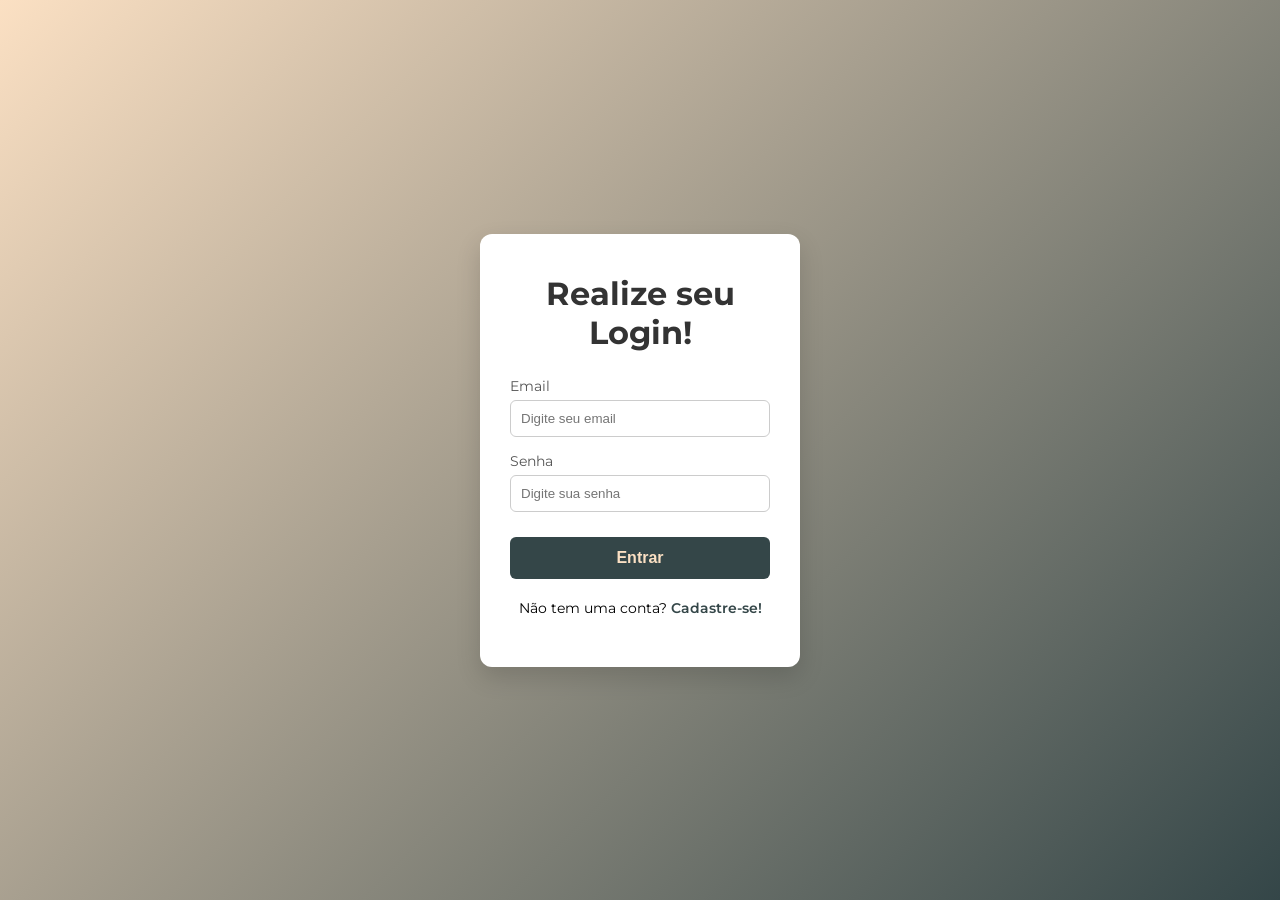
<file: index.html>
<!DOCTYPE html>
<html lang="pt-br">

<head>
    <meta charset="UTF-8">
    <meta name="viewport" content="width=device-width, initial-scale=1.0">
    <link rel="stylesheet" href="/css/pages/login.css">
    <link rel="icon" href="/img/Login.png">
    <title>Login</title>
</head>

<body>
    <main>

        <div id="formLogin" class="container">
            <form class="login-form">
                <h1>Realize seu Login!</h1>

                <div class="input-group">
                    <label for="email">Email</label>
                    <input id="email" type="email" name="email" placeholder="Digite seu email">
                </div>

                <div class="input-group">
                    <label for="senha">Senha</label>
                    <input id="senha" type="password" name="senha" placeholder="Digite sua senha">
                </div>

                <button id="botaoEntrar" type="submit">Entrar</button>

            </form>

            <p>Não tem uma conta?
                <a href="/pages/register.html">Cadastre-se!</a>
            </p>
        </div>


    </main>


    <script src="/js/auth/login.js"></script>
</body>

</html>
</file>
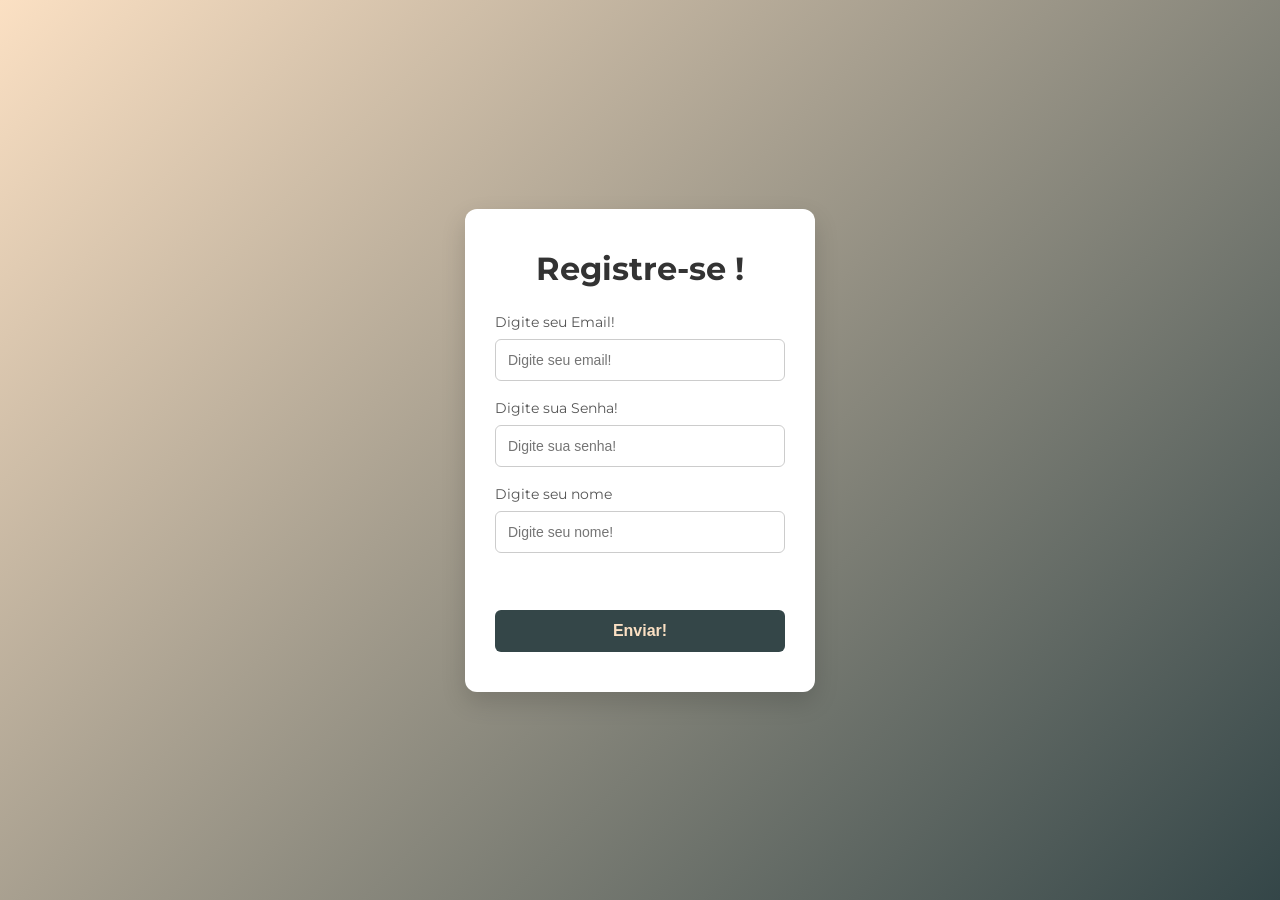
<file: pages/register.html>
<!DOCTYPE html>
<html lang="pt-br">

<head>
    <meta charset="UTF-8">
    <meta name="viewport" content="width=device-width, initial-scale=1.0">
    <link rel="stylesheet" href="/css/pages/register.css">
    <link rel="icon" href="/img/Login.png">
    <title>Registrar</title>
</head>

<body>

    <div class="container">
        <form id="formRegister">
            <h1>Registre-se !</h1>

            <div class="input-group">
                <Label for="emailRegister">Digite seu Email!
                    <input type="email" name="emailRegister" id="emailRegister" placeholder="Digite seu email!">
                </Label>
            </div>

            <div class="input-group">
                <Label for="passwordRegister">Digite sua Senha!
                    <input type="password" name="passwordRegister" id="passwordRegister"
                        placeholder="Digite sua senha!">
                </Label>
            </div>
            
            <div class="input-group">
                <label for="nickname">Digite seu nome
                    <input type="text" name="nickname" id="nickname"
                    placeholder="Digite seu nome!">
                </label>
            </div>

            <p id="mensagemDeSucesso" style="color: green;"></p>
            <br>
            <p id="mensagemDeErro" style="color: red; margin-bottom: 5px; text-align: center;"></p>
            <button type="submit">Enviar!</button>
 

        </form>
    </div>

    <script src="/js/auth/register.js"></script>
</body>

</html>
</file>
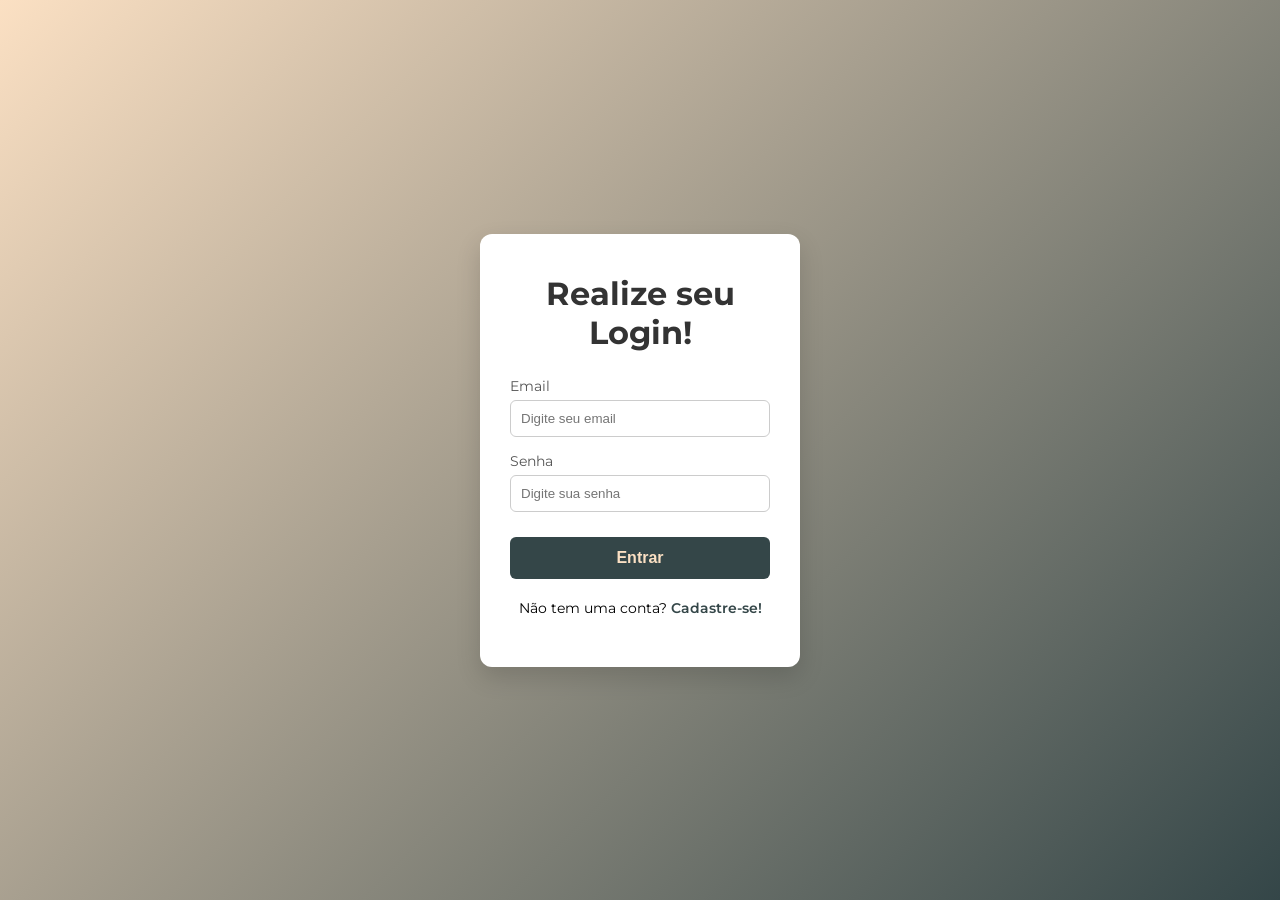
<file: pages/to-do.html>
<!DOCTYPE html>
<html lang="pt-BR">

<head>
    <meta charset="UTF-8">
    <meta name="viewport" content="width=device-width, initial-scale=1.0">

    <link rel="icon" href="/img/search_7942132.png" type="image/x-icon">
    <link rel="stylesheet" href="/css/pages/to-do.css">
    <link rel="stylesheet" href="/css/responsive/media-To-do.css">

    <title>To-Do List</title>
</head>

<body>

    <aside class="barra-lateral">

        <div class="logo">
            <h2>To-Do List</h2>
        </div>

        <!-- <nav class="menu-lateral" id="menuLateral">

            <ul>

                <li>
                    <button class="todas-as-tarefas" data-categoria="todas-as-tarefas" >Todas as tarefas</button>
                </li>

                <li>
                    <button class="pendentes" data-categoria="pendentes">Pendentes</button>
                </li>

                <li>
                    <button class="concluidas" data-categoria="concluidas">Concluídas</button>
                </li>

                <li>
                    <button class="hoje" data-categoria="hoje">Hoje</button>
                </li>

                <li>
                    <button data-categoria="importantes">Importantes</button>
                </li>

            </ul>

        </nav> -->

        <section class="secao-categorias">

            <h3>Categorias</h3>

            <ul>

                <li>
                    <span>Trabalho</span>
                    <span class="contador" id="contadorTrabalho">0</span>
                </li>

                <li>
                    <span>Estudos</span>
                    <span class="contador" id="contadorEstudos">0</span>
                </li>

                <li>
                    <span>Pessoal</span>
                    <span class="contador" id="contadorPessoal">0</span>
                </li>

                <li>
                    <span>Saúde</span>
                    <span class="contador" id="contadorSaude">0</span>
                </li>

            </ul>

        </section>

        <div class="usuario-logado">

            <span id="usuarioLogado">
                Logado como <span id="nicknameLogin"></span>
            </span>

            <button type="button" id="botaoDeslogar">
                Sair
            </button>

        </div>

    </aside>

    <main class="container-principal">

        <header class="cabecalho">

            <div class="saudacao-usuario">

                <h1 id="nomeUsuario">
                    Olá, <span id="nicknameOla"></span> 
                </h1>

                <p>
                    Aqui está o que você precisa fazer hoje.
                </p>

            </div>



        </header>




        <form class="formulario-tarefa" id="formulario-tarefa">

            <div class="adcionar-tarefa">
                <h2>Adicionar nova tarefa</h2>
                <small id="mensagemErro"></small>
            </div>



            <div class="grupo-formulario">

                <input type="text" id="inputTarefa" placeholder="O que precisa ser feito?">


                <input type="date" id="inputData">

                <input type="time" id="inputHora">

                <select id="inputCategoria">

                    <option value="" disabled selected>
                        Categoria
                    </option>

                    <option value="Trabalho">
                        Trabalho
                    </option>

                    <option value="Estudos">
                        Estudos
                    </option>

                    <option value="Saúde">
                        Saúde
                    </option>

                    <option value="Pessoal">
                        Pessoal
                    </option>

                </select>

                <button type="submit" id="botaoAdicionar">
                    Adicionar
                </button>


            </div>

        </form>




        <section class="secao-tarefas">

            <div class="cabecalho-tarefas">

                <h2>Todas suas tarefas</h2>

                <span class="contador" id="contadorTarefas">
                    
                </span>

            </div>


            <div id="listaTarefas">

                
                <!-- <div class="item-tarefa">

                    <div class="status-tarefa pendente">
                        Pendente
                    </div>

                    <p class="texto-tarefa">
                        Estudar JavaScript
                    </p>

                    <span class="categoria-tarefa">
                        Trabalho
                    </span>

                    <p class="data-tarefa">
                        18/05/2026
                    </p>

                    <p class="hora-tarefa">
                        19:00
                    </p>

                    <div class="acoes-tarefa">

                        <button class="botao-status">
                            Concluir
                        </button>

                        <button class="botao-editar">
                            Editar
                        </button>

                        <button class="botao-remover">
                            Excluir
                        </button>

                    </div>



                </div> -->

            </div>

        </section>

    </main>



    <script src="/js/to-do/to-do.js"></script>
</body>

</html>
</file>
<file: css/pages/login.css>
@import url('https://fonts.googleapis.com/css2?family=Montserrat:wght@400;600&display=swap');

* {
    margin: 0;
    padding: 0;
    box-sizing: border-box;
}

body {
    background: linear-gradient(135deg, #FBE0C3, #344648);
    font-family: 'Montserrat', sans-serif;
    height: 100vh;
    display: flex;
    justify-content: center;
    align-items: center;
}

/* Container */
.container {
    background-color: #fff;
    padding: 40px 30px;
    border-radius: 12px;
    width: 320px;
    box-shadow: 0 10px 25px rgba(0, 0, 0, 0.15);
}

/* Título */
.login-form h1 {
    text-align: center;
    margin-bottom: 25px;
    color: #333;
}

/* Inputs */
.input-group {
    display: flex;
    flex-direction: column;
    margin-bottom: 15px;
}

.input-group label {
    font-size: 14px;
    margin-bottom: 5px;
    color: #555;
}

.input-group input[type="email"],
.input-group input[type="password"] {
    padding: 10px;
    border-radius: 6px;
    border: 1px solid #ccc;
    outline: none;
    transition: 0.2s;
}

.input-group input:focus {
    border-color: #344648;
    box-shadow: 0 0 5px rgba(66, 125, 129, 0.5);
}

.input-group label input[type="checkbox"] {
    margin-right: 8px;
    
}

/* Texto cadastro */
p {
    font-size: 14px;
    margin: 10px 0;
    text-align: center;
}

p a {
    color: #344648;
    text-decoration: none;
    font-weight: 600;
}

p a:hover {
    text-decoration: underline;
}

/* Botão */
button {
    width: 100%;
    padding: 12px;
    border: none;
    border-radius: 6px;
    background-color: #344648;
    color: #FBE0C3;
    font-size: 16px;
    font-weight: 600;
    cursor: pointer;
    transition: 0.2s;
    margin-bottom: 10px;
    margin-top: 10px;
}

button:hover {
    background-color: #FBE0C3;
    color: #344648;
}
</file>
<file: css/pages/register.css>
@import url('https://fonts.googleapis.com/css2?family=Montserrat:wght@400;600&display=swap');

*{
    margin: 0;
    padding: 0;
    box-sizing: border-box;
}

body{
    background: linear-gradient(135deg, #FBE0C3, #344648);
    font-family: 'Montserrat', sans-serif;
    height: 100vh;
    display: flex;
    justify-content: center;
    align-items: center;
}

.container{
    background-color: #fff;
    padding: 40px 30px;
    border-radius: 12px;
    width: 350px;
    box-shadow: 0 10px 25px rgba(0,0,0,0.15);
}

form h1{
    text-align: center;
    margin-bottom: 25px;
    color: #333;
}

.input-group{
    display: flex;
    flex-direction: column;
    margin-bottom: 18px;
}

.input-group label{
    font-size: 14px;
    color: #555;
    display: flex;
    flex-direction: column;
    gap: 8px;
}

.input-group input{
    padding: 12px;
    border-radius: 6px;
    border: 1px solid #ccc;
    outline: none;
    transition: 0.2s;
    font-size: 14px;
}

.input-group input:focus{
    border-color: #344648;
    box-shadow: 0 0 5px rgba(66, 125, 129, 0.5);
}

button{
    width: 100%;
    padding: 12px;
    border: none;
    border-radius: 6px;
    background-color: #344648;
    color: #FBE0C3;
    font-size: 16px;
    font-weight: 600;
    cursor: pointer;
    transition: 0.2s;
    margin-top: 10px;
}

button:hover{
    background-color: #FBE0C3;
    color:#344648;
}

#mensagemDeErro{
    text-align: center;
    margin-top: 10px;
    font-size: 14px;
    color: #e63946;
}

#mensagemDeSucesso{
    text-align: center;
    margin-top: 10px;
    font-size: 14px;
    color: #2a9d8f;
}
</file>
<file: css/pages/to-do.css>
*{
    margin: 0;
    padding: 0;
    box-sizing: border-box;
}


/*Global*/

body {
    min-height: 100vh;

    display: flex;

    font-family: Arial, Helvetica, sans-serif;

    background: #FBE0C3;

    color: #344648;
}


/*Side Bar*/
.barra-lateral {
    width: 280px;
    height: 100vh;
    background: #344648;

    padding: 20px 10px;

    display: flex;
    flex-direction: column;
    gap: 35px;
}

.logo h2 {
    color: #FBE0C3;
    text-align: center;
    text-decoration: underline;
    font-size: 20px;
}

.secao-categorias h3 {
    margin-bottom: 15px;
    color: #FFBB98;
}

.secao-categorias ul {
    list-style: none;

    display: flex;
    flex-direction: column;
    gap: 12px;

    padding: 0;
    margin: 0;
}

.secao-categorias li {
    background: rgba(255, 255, 255, 0.05);
    color: #FBE0C3;

    padding: 12px 14px;
    border-radius: 12px;

    display: flex;
    justify-content: space-between;
    align-items: center;
}

.contador {
    width: 28px;
    height: 28px;

    background: #FFBB98;
    color: #344648;

    border-radius: 50%;

    display: flex;
    justify-content: center;
    align-items: center;

    font-size: 13px;
    font-weight: bold;
}

/* Header */

.cabecalho {
    display: flex;
    justify-content: space-between;
    align-items: center;
}

.saudacao-usuario h1 {
    font-size: 38px;

    margin-bottom: 10px;
}

.saudacao-usuario p {
    color: #344648;
}

.usuario-logado {
    margin-top: auto;
    background: rgba(255, 255, 255, 0.5);
    padding: 15px 20px;
    border-radius: 16px;

    display: flex;
    align-items: center;
    gap: 15px;
}

#botaoDeslogar {
    border: none;

    background: #344648;

    color: #FBE0C3;

    padding: 10px 16px;

    border-radius: 10px;

    cursor: pointer;

    transition: 0.3s;
}

#botaoDeslogar:hover {
    background: #7D8E95;
}

/*Container */

.container-principal {
    flex: 1;

    padding: 40px;

    display: flex;
    flex-direction: column;
    gap: 30px;

    height: 100vh;
    overflow: hidden;
}

/*Botões*/

#botaoAdicionar {
    border: none;

    background: #344648;

    color: #FBE0C3;

    padding: 14px 24px;

    border-radius: 12px;

    cursor: pointer;

    transition: 0.3s;

    font-weight: bold;
}

#botaoAdicionar:hover {
    background: #7D8E95;
}

.botao-status,
.botao-editar,
.botao-remover {
    border: none;

    padding: 10px 16px;

    border-radius: 10px;

    cursor: pointer;

    transition: 0.3s;

    font-weight: bold;
}

/* botão concluir */

.botao-status {
    background: #344648;

    color: #FBE0C3;
}

.botao-status:hover {
    background: #7D8E95;
}

/* botão editar */

.botao-editar {
    background: #FFBB98;

    color: #344648;
}

.botao-editar:hover {
    opacity: 0.8;
}

/* botão remover */

.botao-remover {
    background: #d9534f;

    color: white;
}

.botao-remover:hover {
    opacity: 0.8;
}

.botao-salvar{
    border: none;

    background: #344648;

    color: #FBE0C3;

    padding: 10px 16px;

    border-radius: 12px;

    cursor: pointer;

    transition: 0.3s;

    font-weight: bold;
    background: #5ba097;

    color: white;
}

/*Formulário*/

.adcionar-tarefa {
    display: flex;
    flex-direction: column;
    gap: 10px;

    min-height: 60px;
}

.formulario-tarefa {
    background: rgba(255, 255, 255, 0.4);

    padding: 25px;

    border-radius: 20px;

    backdrop-filter: blur(10px);

    display: flex;
    flex-direction: column;

    gap: 20px;
}

.grupo-formulario {
    display: flex;

    gap: 15px;

    flex-wrap: wrap;
}

.grupo-formulario input,
.grupo-formulario select {
    background: white;

    border: 1px solid #7D8E95;

    padding: 14px 16px;

    border-radius: 12px;

    outline: none;

    color: #344648;

    transition: 0.3s;
}

.grupo-formulario input:focus,
.grupo-formulario select:focus {
    border-color: #FFBB98;

    box-shadow: 0 0 10px rgba(255, 187, 152, 0.5);
}

#inputTarefa {
    flex: 1;
}

/*Tarefa*/

.secao-tarefas {
    display: flex;
    flex-direction: column;

    gap: 20px;
}

.cabecalho-tarefas {
    display: flex;
    justify-content: space-between;
    align-items: center;
}

#listaTarefas {
    display: flex;
    flex-direction: column;

    gap: 20px;
}

.item-tarefa {
    background: rgba(255, 255, 255, 0.45);

    padding: 20px;

    border-radius: 18px;

    display: flex;
    align-items: center;
    gap: 18px;

    flex-wrap: wrap;

    transition: 0.3s;
}

.item-tarefa:hover {
    transform: translateY(-3px);
}

.status-tarefa {
    padding: 8px 14px;

    border-radius: 30px;

    font-size: 13px;

    font-weight: bold;
}

.pendente {
    background: #FFBB98;

    color: #344648;
}

.concluida {
    background: #5ba097;

    color: white;
}

.texto-tarefa {
    flex: 1;
    min-width: 0;

    overflow: hidden;
    text-overflow: ellipsis;
    white-space: nowrap;
}

.texto-tarefa {
    min-width: 220px;
}

.categoria-tarefa {
    background: #344648;

    color: #FBE0C3;

    padding: 5px 10px;

    border-radius: 20px;

    font-size: 12px;
}

.data-tarefa,
.hora-tarefa {
    color: #344648;

    font-size: 14px;

    opacity: 0.8;
}

.acoes-tarefa {
    display: flex;
    flex-shrink: 0;
    align-items: center;

    gap: 10px;

    margin-top: 15px;
}

.input-editar{
    padding: 8px 12px;

    border-radius: 8px;

    border: 1px solid #ccc;

    font-size: 14px;

    flex: 1;
}

.secao-tarefas {
    display: flex;
    flex-direction: column;

    gap: 20px;

    min-height: 0;
}

#listaTarefas {
    display: flex;
    flex-direction: column;

    gap: 20px;

    flex: 1;
    overflow-y: auto;
}
</file>
<file: css/responsive/media-To-do.css>
@media (max-width: 900px) {

    body {
        flex-direction: column;
    }

    .barra-lateral {
        width: 100%;
    }

    .cabecalho {
        flex-direction: column;
        align-items: flex-start;

        gap: 20px;
    }

    .grupo-formulario {
        flex-direction: column;
    }

    .item-tarefa {
        flex-direction: column;
        align-items: flex-start;

        gap: 20px;
    }

    .detalhes-tarefa {
        flex-wrap: wrap;
    }

}
</file>
